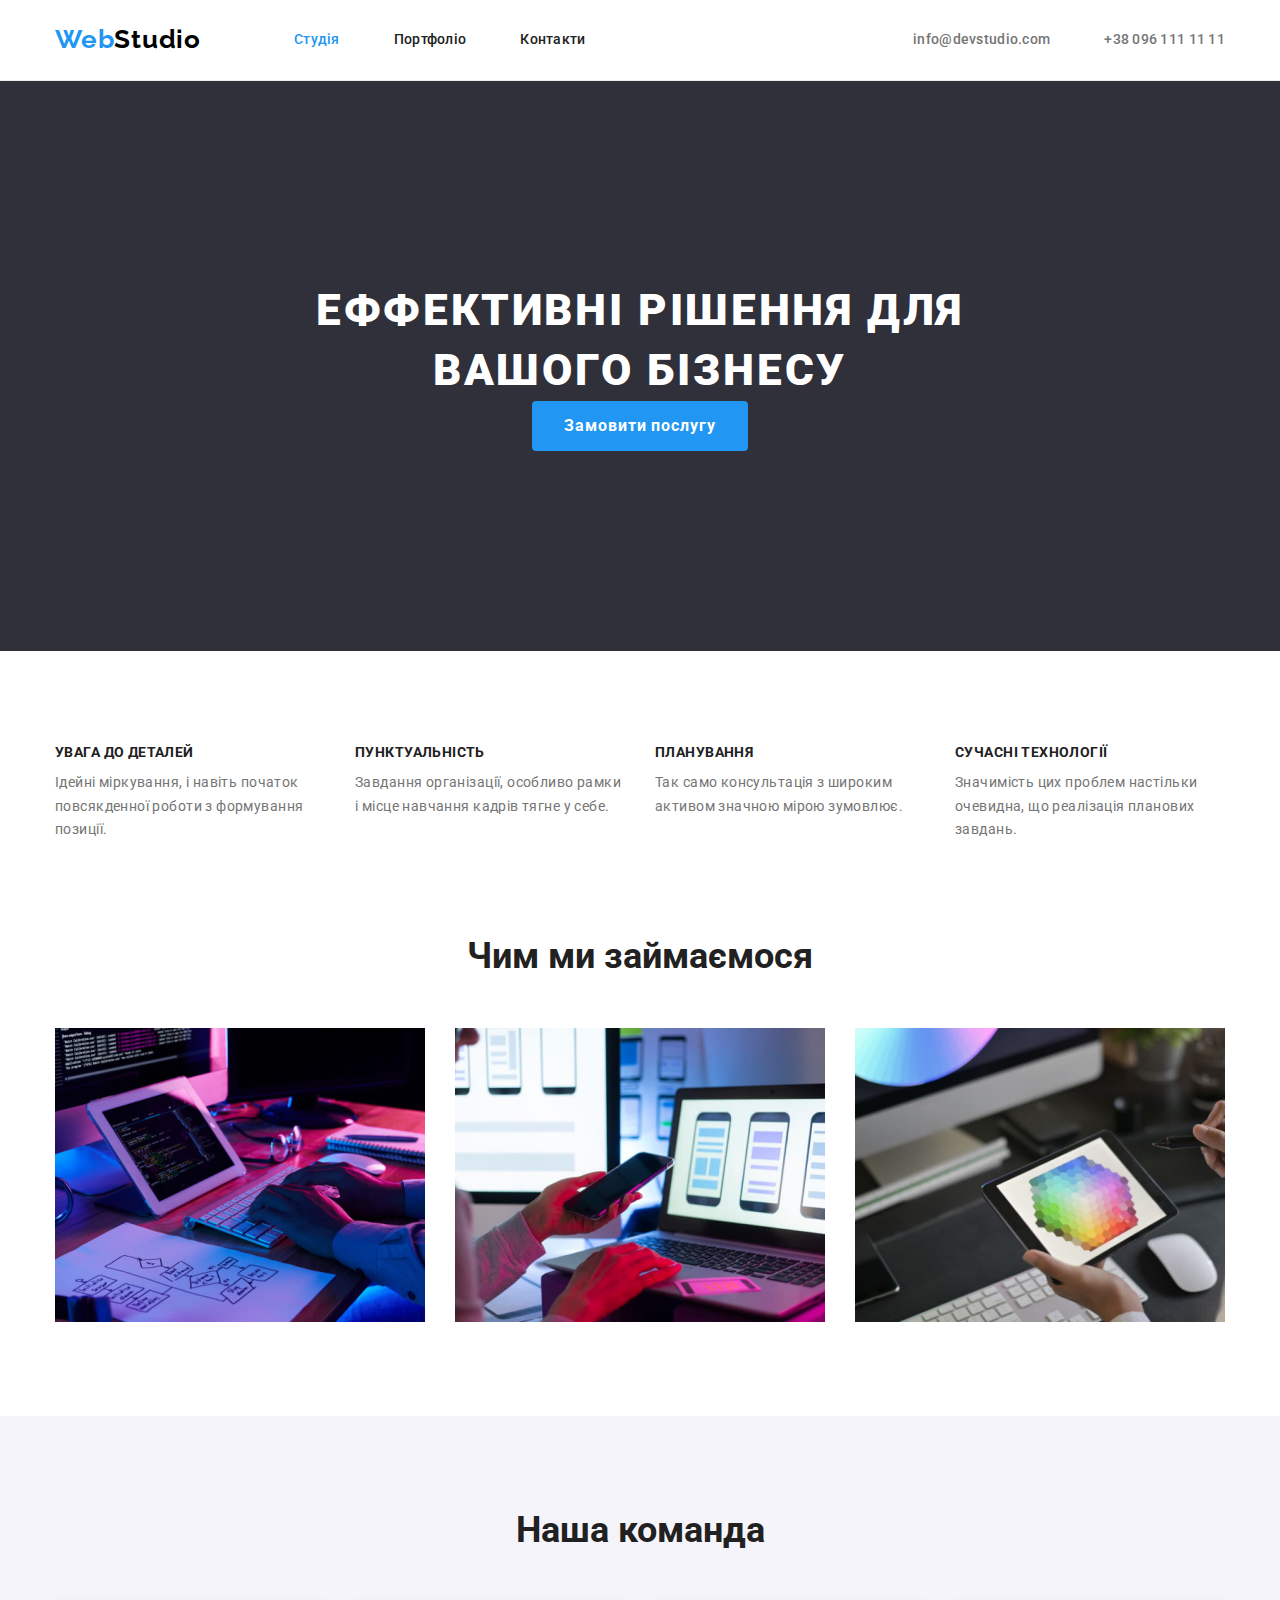
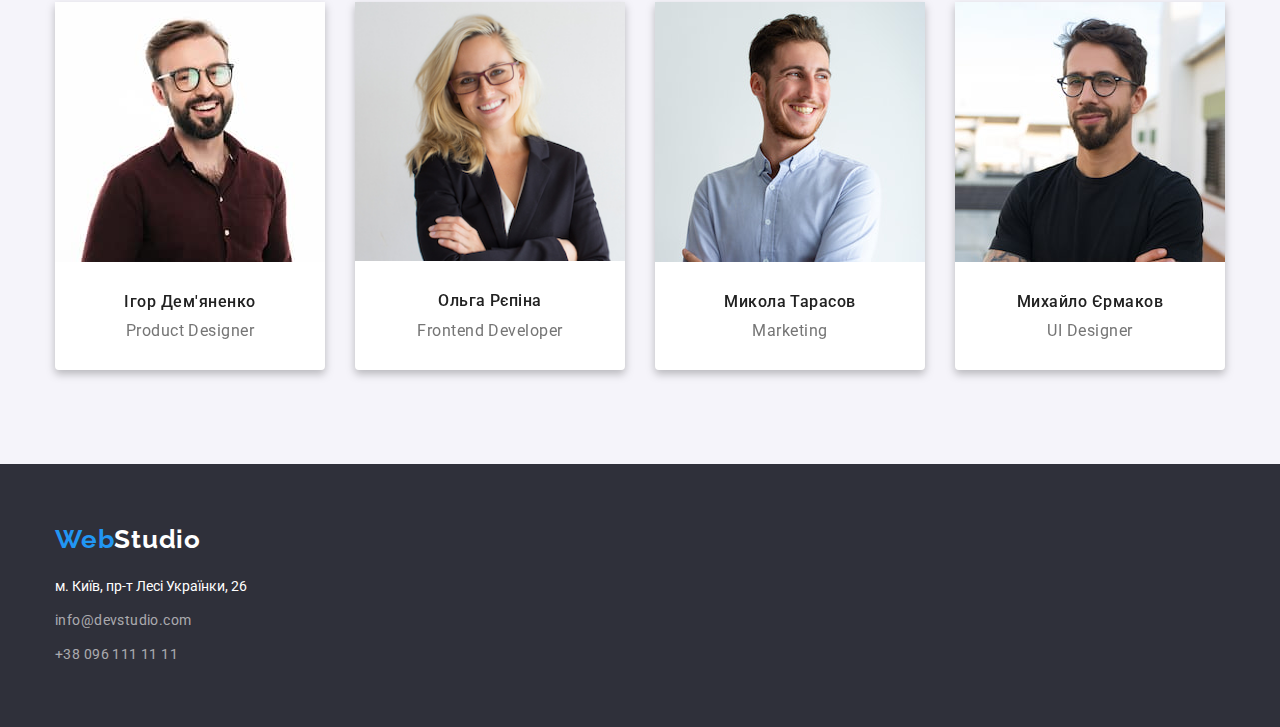
<file: index.html>
<!DOCTYPE html>
<html lang="uk">
  <head>
    <meta charset="UTF-8" />
    <meta http-equiv="X-UA-Compatible" content="IE=edge" />
    <meta name="viewport" content="width=device-width, initial-scale=1.0" />
    <title>Cтудiя</title>
    <link
      rel="stylesheet"
      href="https://cdnjs.cloudflare.com/ajax/libs/modern-normalize/1.0.0/modern-normalize.min.css"
    />
    <link rel="preconnect" href="https://fonts.googleapis.com" />
    <link rel="preconnect" href="https://fonts.gstatic.com" crossorigin />
    <link
      href="https://fonts.googleapis.com/css2?family=Raleway:wght@700&family=Roboto:wght@400;500;700&display=swap"
      rel="stylesheet"
    />

    <link rel="stylesheet" href="./css/styles.css" />
  </head>
  <body>
    <header class="header">
      <!--Navigation -->
      <div class="container header-container">
        <nav class="navigation-bar">
          <a href="./index.html" class="logo"
            >Web<span class="logo-studio-header">Studio</span></a
          >
          <ul  class="nav-bar list">
            <li class="item">
              <a class="nav-link active" href="./index.html">Студія</a>
            </li>
            <li class="item">
              <a class="nav-link" href="./portfolio.html">Портфоліо</a>
            </li>
            <li class="item"><a class="nav-link" href="#">Контакти</a></li>
          </ul>
           </nav>
          <!-- Contacts -->
          <ul class="contacts list">
            <li class="item">
              <a class="contacts-adress" href="mailto:info@devstudio.com">info@devstudio.com</a>
            </li>
            <li class="item number">
              <a class="contacts-adress" href="tel:380961111111">+38 096 111 11 11</a>
            </li>
          </ul>
      </div>
    </header>
    <main>
      <!-- hero -->
      <section class="section section-hero">
        <div class="container section-hero-text">
          <h1 class="section-hero-header">
            Еффективні рішення для вашого бізнесу
          </h1>
          <button
            class="button button-secondary"
            type="button"
            name="замовити послугу"
          >
            Замовити послугу
          </button>
        </div>
      </section>
      <!-- sevice description -->
      <section class="section servise-description">
        <div class="container">
          <h2>Наші переваги</h2>
          <ul class="list">
            <li class="item">
              <h3 class="item-header">Увага до деталей</h3>
              <p class="item-text">
                Ідейні міркування, i навіть початок
                повсякденної роботи з формування
                позиції.
              </p>
            </li>
            <li class="item">
              <h3 class="item-header">Пунктуальність</h3>
              <p class="item-text">
                Завдання організації, особливо рамки
                i місце навчання кадрів тягне у себе.
              </p>
            </li>
            <li class="item">
              <h3 class="item-header">Планування</h3>
              <p class="item-text">
                Так само консультація з широким
                активом значною мірою зумовлює.
              </p>
            </li>
            <li class="item">
              <h3 class="item-header">Сучасні технології</h3>
              <p class="item-text">
                Значимість цих проблем настільки
                очевидна, що реалізація планових
                завдань.
              </p>
            </li>
          </ul>
        </div>
      </section>
      <!-- About us -->
      <section class="section about-us">
        <div class="container">
        <h2 class="sections-headers">Чим ми займаємося</h2>
        <ul class="list">
          <div class="flexbox">
          <li class="item">
            <img
              src="./image/studio-page/hwimage1.jpg"
              alt="розробник в процессі роботи"
              width="370"
            />
          </li>
          <li class="item">
            <img
              src="./image/studio-page/hwimage2.jpg"
              alt="дизайнер в процессі роботи"
              width="370"
            />
          </li>
          <li class="item">
            <img
              src="./image/studio-page/hwimage3.jpg"
              alt="дизайнер в процессі роботи"
              width="370"
            />
          </li>
          </div>
        </ul>
        </div>
      </section>
      <!-- our team  -->
      <section class="section our-team">
        <div class="container">
        <h2 class="sections-headers">Наша команда</h2>
        <ul class="list flexbox">
          <li class="item">
            <img
              src="./image/studio-page/hwteam1.jpg"
              alt="фото Ігора Дем'яненко"
              width="270"
            />
            <div class="team-wrap">
            <h3>Ігор Дем'яненко</h3>
            <p>Product Designer</p>
            </div>
          </li>
          <li class="item">
            <img
              src="./image/studio-page/hwteam2.jpg"
              alt="фото Ольги Рєпіної"
              width="270"
            />
             <div class="team-wrap">
            <h3>Ольга Рєпіна</h3>
            <p>Frontend Developer</p>
          </div>
          </li>
          <li class="item">
            <img
              src="./image/studio-page/hwteam3.jpg"
              alt="фото Миколи Тарасова"
              width="270"
            />
             <div class="team-wrap">
            <h3>Микола Тарасов</h3>
            <p>Marketing</p>
          </div>
          </li>
          <li class="item">
            <img
              src="./image/studio-page/hwteam4.jpg"
              alt="фото Михайла Єрмакова"
              width="270"
            />
             <div class="team-wrap">
            <h3>Михайло Єрмаков</h3>
            <p>UI Designer</p>
          </div>
          </li>
 
        </ul>
      </section>
    </main>
    <footer class="footer">
      <div class="container">
      <a href="./index.html" class="logo">
        Web<span class="logo-studio">Studio</span></a
      >
      <address>
        <ul class="nav-bar-footer list">
          <li class="physical-address item">м. Київ, пр-т Лесі Українки, 26</li>
          <li class="item">
            <a class="nav-link-footer" href="mailto:info@devstudio.com"
              >info@devstudio.com
            </a>
          </li>
          <li class="item">
            <a class="nav-link-footer" href="tel:380961111111"
              >+38 096 111 11 11</a
            >
          </li>
        </ul>
      </address>
      </div>
    </footer>
  </body>
</html>
</file>
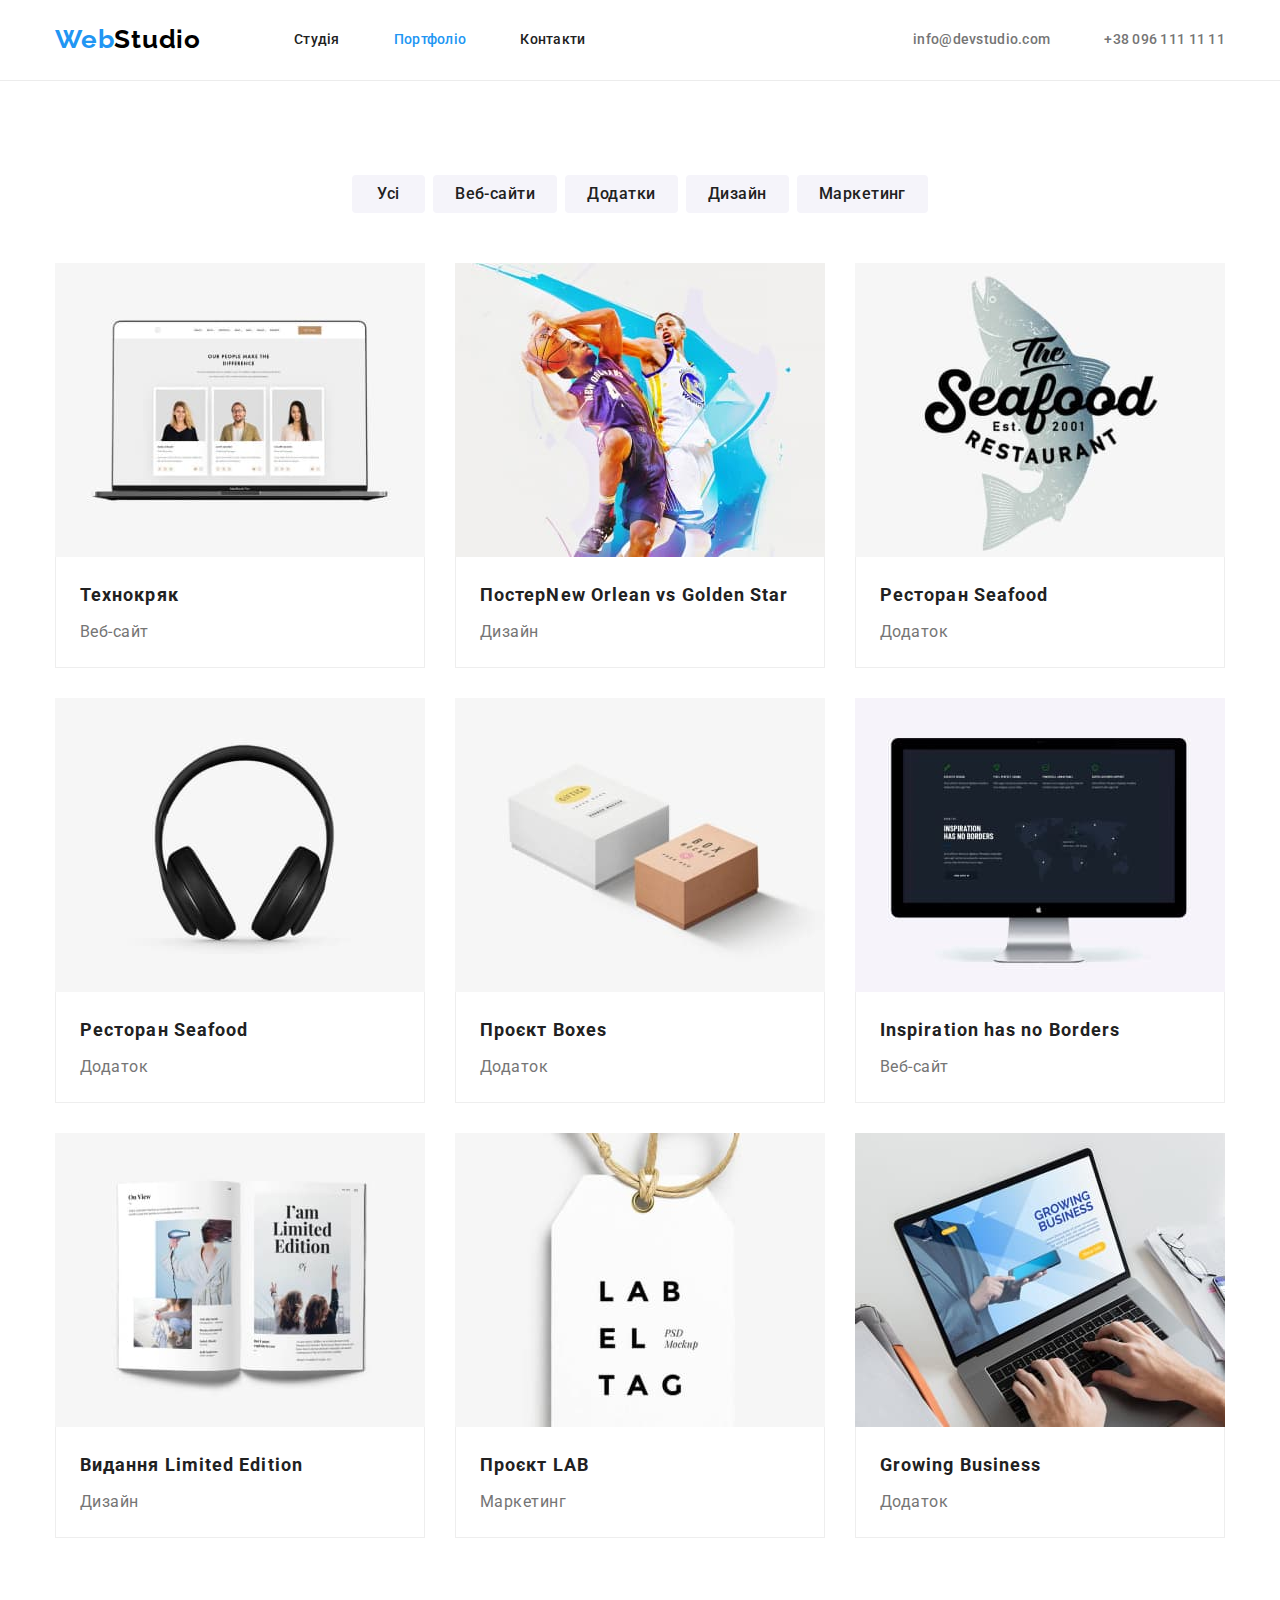
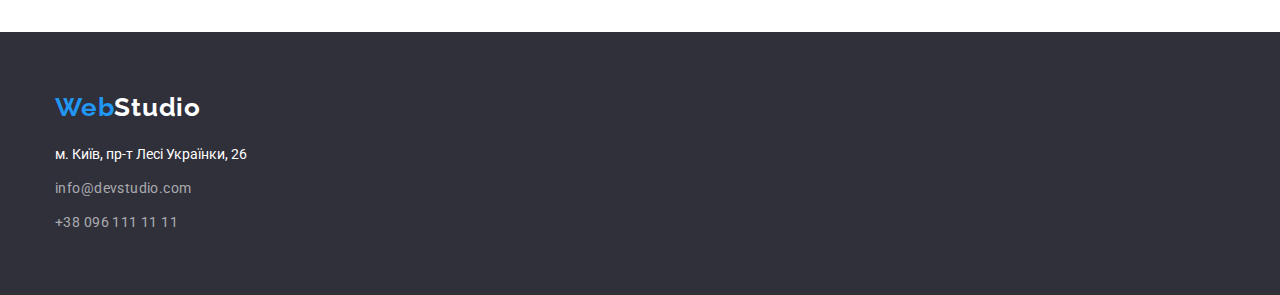
<file: portfolio.html>
<!DOCTYPE html>
<html lang="uk">
  <head>
    <meta charset="UTF-8" />
    <meta http-equiv="X-UA-Compatible" content="IE=edge" />
    <meta name="viewport" content="width=device-width, initial-scale=1.0" />
    <title>Cтудiя</title>
    <link
      rel="stylesheet"
      href="https://cdnjs.cloudflare.com/ajax/libs/modern-normalize/1.0.0/modern-normalize.min.css"
    />
    <link rel="preconnect" href="https://fonts.googleapis.com" />
    <link rel="preconnect" href="https://fonts.gstatic.com" crossorigin />
    <link
      href="https://fonts.googleapis.com/css2?family=Raleway:wght@700&family=Roboto:wght@400;500;700&display=swap"
      rel="stylesheet"
    />
    <link rel="stylesheet" href="./css/styles.css" />
  </head>
  <body>
    <header class="header">
      <!--Navigation -->
      <div class="container header-container">
        <nav class="navigation-bar">
          <a href="./index.html" class="logo"
            >Web<span class="logo-studio-header">Studio</span></a
          >
          <ul class="nav-bar list">
            <li class="item">
              <a class="nav-link" href="./index.html">Студія</a>
            </li>
            <li class="item">
              <a class="nav-link active" href="./portfolio.html">Портфоліо</a>
            </li>
            <li class="item"><a class="nav-link" href="#">Контакти</a></li>
          </ul>
        </nav>
        <!-- Contacts -->
        <ul class="contacts list">
          <li class="item">
            <a class="contacts-adress" href="mailto:info@devstudio.com"
              >info@devstudio.com</a
            >
          </li>
          <li class="item number">
            <a class="contacts-adress" href="tel:380961111111"
              >+38 096 111 11 11</a
            >
          </li>
        </ul>
      
    </header>
    <main>
      <section class="section projects-examples">
        
          <h1 class="portfolio-main-header">Нащі проекти</h1>
          <ul class="list flexbox">
            <li class="item">
              <button class="button button-primary" type="button">Усі</button>
            </li>
            <li class="item">
              <button class="button button-primary" type="button">
                Веб-сайти
              </button>
            </li>
            <li class="item">
              <button class="button button-primary" type="button">
                Додатки
              </button>
            </li>
            <li class="item">
              <button class="button button-primary" type="button">
                Дизайн
              </button>
            </li>
            <li class="item">
              <button class="button button-primary" type="button">
                Маркетинг
              </button>
            </li>
          </ul>
        </div>
        <div class="container">
          <ul class="list flex-box-examples">
            <li class="item">
              <img
                src="./image/portfolio-page/portfrolio-img-1.jpg"
                alt="Технохряк обкладинка"
                width="370"
                height="294"
              />
              <div class="item-text">
                <h2 class="item-header">Технокряк</h2>
                <p class="item-paragraph">Веб-сайт</p>
              </div>
            </li>
            <li class="item">
              <img
                src="./image/portfolio-page/portfrolio-img-2.jpg"
                alt="Постер New Orlean vs Golden Star"
                width="370"
                height="294"
              />
              <div class="item-text">
                <h2 class="item-header">
                  Постер<span class="long-text" lang="en"
                    >New Orlean vs Golden Star</span
                  >
                </h2>
                <p class="item-paragraph">Дизайн</p>
              </div>
            </li>
            <li class="item">
              <img
                src="./image/portfolio-page/portfrolio-img-3.jpg"
                alt="обкладинка ресторана Seafood"
                width="370"
                height="294"
              />
              <div class="item-text">
                <h2 class="item-header">Ресторан Seafood</h2>
                <p class="item-paragraph">Додаток</p>
              </div>
            </li>
            <li class="item">
              <img
                src="./image/portfolio-page/portfrolio-img-4.jpg"
                alt="обкладинка Проєкту Prime"
                width="370"
                height="294"
              />
              <div class="item-text">
                <h2 class="item-header">Ресторан Seafood</h2>
                <p class="item-paragraph">Додаток</p>
              </div>
            </li>
            <li class="item">
              <img
                src="./image/portfolio-page/portfrolio-img-5.jpg"
                alt="обкладинка Проєкту Boxes"
                width="370"
                height="294"
              />
              <div class="item-text">
                <h2 class="item-header">Проєкт Boxes</h2>
                <p class="item-paragraph">Додаток</p>
              </div>
            </li>
            <li class="item">
              <img
                src="./image/portfolio-page/portfrolio-img-6.jpg"
                alt="обкладинка веб сайту Inspiration has no Borders"
                width="370"
                height="294"
              />
              <div class="item-text">
                <h2 class="item-header" lang="en">Inspiration has no Borders</h2>
                <p class="item-paragraph">Веб-сайт</p>
              </div>
            </li>
            <li class="item">
              <img
                src="./image/portfolio-page/portfrolio-img-7.jpg"
                alt="Обкладинка видання Limited Edition"
                width="370"
                height="294"
              />
              <div class="item-text">
                <h2 class="item-header">Видання Limited Edition</h2>
                <p class="item-paragraph">Дизайн</p>
              </div>
            </li>
            <li class="item">
              <img
                src="./image/portfolio-page/portfrolio-img-8.jpg"
                alt="Облкадинка Проєкту LAB"
                width="370"
                height="294"
              />
              <div class="item-text">
                <h2 class="item-header">Проєкт LAB</h2>
                <p class="item-paragraph">Маркетинг</p>
              </div>
            </li>
            <li class="item">
              <img
                src="./image/portfolio-page/portfrolio-img-9.jpg"
                alt="фото Додатку Growing Business"
                width="370"
                height="294"
              />
              <div class="item-text">
                <h2 class="item-header">Growing Business</h2>
                <p class="item-paragraph">Додаток</p>
              </div>
            </li>
          </ul>
        </div>
      </section>
    </main>
    <footer class="footer">
      <div class="container">
        <a href="./index.html" class="logo">
          Web<span class="logo-studio">Studio</span></a
        >
        <address>
          <ul class="nav-bar-footer list">
            <li class="physical-address item">
              м. Київ, пр-т Лесі Українки, 26
            </li>
            <li class="item">
              <a class="nav-link-footer" href="mailto:info@devstudio.com"
                >info@devstudio.com
              </a>
            </li>
            <li class="item">
              <a class="nav-link-footer" href="tel:380961111111"
                >+38 096 111 11 11</a
              >
            </li>
          </ul>
        </address>
      </div>
    </footer>
  </body>
</html>
</file>
<file: css/styles.css>
:root{
    /* fonst */
    --main-font: 'Roboto', sans-serif;
    --secondary-font: 'Raleway', sans-serif;

    /* colors */
    --accent-txt-cl: #2196F3;
    --main-txt-cl: #212121;
    --secondary-txt-color: #757575;
    --secondary-txt-color-footer: rgba(255, 255, 255, 0.6);
    --color-button: #F5F4FA;

     /* bg colors */
    --accent-bg-cl: #188CE8;
    --main-bg-cl: #2F303A;
    --secondary-bg-color: #757575;
    --third-bg-color: #F5F4FA;

    /* border colors */
    --border-color: #ECECEC;
}

/* primary rules */
body{
    color: var(--main-txt-cl);
    font-family: var(--main-font);
}

h1,
h2,
h3,
h4,
h5,
h6,
p {
padding: 0px;
margin: 0px;
}

img{
    display: block;
}

.section{
    padding: 94px 0;
}

.list{
    list-style-type: none;
    padding: 0px;
    margin: 0px;
}

.sections-headers{
    font-size: 36px;
    line-height: 1.16;
    text-align: center;
}

.container{
    width: 1200px;
    padding-left: 15px;
    padding-right: 15px;
    margin-left: auto;
    margin-right: auto;
}

/* header */
    .header{
    border-bottom: 1px solid #ECECEC;
}

    .navigation-bar{
    display: flex;

    align-items: center;
}
    .header-container{
    display: flex;
    align-items: center;
    }

/* logo */
.logo{
    margin-right: 93px;

    font-family: var(--secondary-font);
    text-decoration:none ;
    color: var(--accent-txt-cl);
    font-weight: 700;
    font-size: 26px;
    line-height: 1.20;
    letter-spacing: 0.03em;
}

.logo-studio-header{
color: #000;
}


.footer .logo-studio {
    color: #fff;
}

/* navigation bar */

.nav-bar.list{
    padding-left: 0px;
    flex-grow: 1;
}
.nav-bar .item:not(:last-child) {
    margin-right: 50px;
}

.contacts.list{
    padding-right: 0px;
    padding-left: 0px;
    margin-left: auto;
}

.number{
    margin-left: 50px;
}
.nav-bar .item, .contacts .item{
    display: inline-block;
}

.nav-bar .nav-link{
display: block;
    text-decoration: none;
    color: var(--main-txt-cl);
    font-weight: 500;
    font-size: 14px;
    line-height: 1.14;
    letter-spacing: 0.02em;
    padding: 32px 0;
}

.active {
    color: var(--accent-txt-cl);
}

.nav-bar .nav-link:hover, .nav-bar .nav-link:focus{
    color: var(--accent-txt-cl);
}

.nav-bar-footer a{
    color: var(--secondary-txt-color-footer);
    font-style: normal;
    font-size: 14px;
    line-height: 1.71;
    letter-spacing: 0.03em
}

.nav-bar .active {
    color: var(--accent-txt-cl);
}


/* contacts */

.contacts .contacts-adress{
    text-decoration: none;
    color: var(--secondary-txt-color);
    font-weight: 500;
    font-size: 14px;
    line-height: 1.14;
    letter-spacing: 0.02em;
    display: block;
    padding: 32px 0;
}

.contacts .contacts-adressa:hover,
.contacts .contacts-adress:focus {
    color: var(--accent-txt-cl);
}

/* buttons */
.button{
    font-family: inherit;
    cursor: pointer;
}

.button-primary{
    border: 0px;
    color: var(--main-txt-cl);
    background-color: var(--color-button);
    border-radius: 4px;

    font-weight: 500;
    font-size: 16px;
    line-height: 1.62;
    letter-spacing: 0.03em;
    min-width: 73px;
    min-height: 38px;
    padding: 6px 22px;
}

.button-primary:hover,
.button-primary:focus {
    background-color: var(--accent-txt-cl);
    color: #fff;
    box-shadow: 0px 3px 1px rgba(0, 0, 0, 0.1), 
    0px 1px 2px rgba(0, 0, 0, 0.08), 
    0px 2px 2px rgba(0, 0, 0, 0.12);
}

.button-secondary {
    background-color: var(--accent-txt-cl);
    color: #fff;
    font-weight: 700;
    font-size: 16px;
    line-height: 1.87;
    letter-spacing: 0.06em;
}

.button-secondary:hover,
.button-secondary:focus {
    background: var(--accent-bg-cl);
    box-shadow: 0px 4px 4px rgba(0, 0, 0, 0.15);
    border-radius: 4px;
}

/* section hero */
.section-hero{
    background-color:var(--main-bg-cl);
    text-align: center;

    padding: 200px 0;

}

.section-hero-header{
    margin-bottom: 30px;
    max-width: 696px;
    margin: 0   auto;

    color:#fff;
    text-align: center;
    font-weight: 900;
    font-size: 44px;
    line-height: 1.36;
    letter-spacing: 0.06em;
    text-transform: uppercase;
}


.section-hero .button{
    width: 216px;
    height: 50px;
    border-radius: 4px; 
    border: none;
    padding: 10px 0;
}

/* servise descriprion section */
.servise-description .list{
    display: flex;
    align-items: flex-start;
    gap: 30px;
}

.servise-description .item {
    flex-basis: calc((100% - 90px) / 4);
}

.servise-description h2{
            position: absolute;
            width: 1px;
            height: 1px;
            margin: -1px;
            border: 0;
            padding: 0;
    
            white-space: nowrap;
            clip-path: inset(100%);
            clip: rect(0 0 0 0);
            overflow: hidden;
 
}

.servise-description .item-header {
    font-size: 14px;
    line-height: 1.14;
    text-transform: uppercase;
    letter-spacing: 0.03em;
    margin-bottom: 10px;
}

.servise-description .item-text {
    color: var(--secondary-txt-color);
    font-size: 14px;
    line-height: 1.71;
    letter-spacing: 0.03em;
}

/* about us */

.about-us.section{
    padding-top: 0;
}

.about-us .flexbox{
    display: flex;
    gap: 30px;
}

.about-us .sections-headers{
    margin-bottom: 50px;
}

.about-us img{
    display: block;
}
/* our team */

.our-team{
    background-color: var(--third-bg-color);
}
.our-team .flexbox{
    display: flex;
    gap: 30px;
}

.our-team .item{
    background-color:#fff;
    filter: drop-shadow(0px 4px 4px rgba(0, 0, 0, 0.25));
    border-bottom-left-radius: 4px;
    border-bottom-right-radius:4px;
}
.team-wrap{
    padding: 30px 0;
}

.our-team .sections-headers{
    margin-bottom: 50px;
}

.our-team h3{
    margin-bottom: 10px;

    text-align: center;
    font-size: 16px;
    line-height: 1.19;
    font-weight: 500;
    letter-spacing: 0.03em;
}

.our-team p{
    text-align: center;
    color: var(--secondary-txt-color);
    font-size: 16px;
    line-height: 1.19;
    letter-spacing: 0.03em;
}

/* footer */

.footer{
    padding: 60px 0;
    background-color: var(--main-bg-cl);
}

.footer .logo{
    display: block;
    margin-bottom: 20px;
}


.nav-bar-footer .item:not(:last-child){
    margin-bottom: 10px;
}
.physical-address{
    color: #fff;
    font-size: 14px;
    line-height: 1.71;
    font-style: normal;
}

.nav-link-footer{
    text-decoration: none;
    color: var(--secondary-txt-color-footer);
}
.nav-link-footer:hover,
.nav-link-footer:focus {
    color: var(--accent-txt-cl);
}   


/* protfolio page */



/* main section */

.portfolio-main-header{
    position: absolute;
    width: 1px;
    height: 1px;
    margin: -1px;
    border: 0;
    padding: 0;
    
    white-space: nowrap;
    clip-path: inset(100%);
    clip: rect(0 0 0 0);
    overflow: hidden;
}
/* buttons */
.projects-examples .flexbox .item:not(:last-child) {
    margin-right: 8px;
}

.projects-examples .flexbox{
    display: flex;
    justify-content: center;
    margin-bottom: 50px;
}

/* examples */

.projects-examples .item-header{
    margin-bottom: 4px;

    font-size: 18px;
    line-height: 2;
    letter-spacing: 0.06em;
}

.projects-examples .item-paragraph{

    color: var(--secondary-txt-color);
    font-size: 16px;
    line-height: 1.88;
    letter-spacing: 0.03em;

}

.flex-box-examples{
    display:flex ;
    flex-wrap: wrap;
    gap: 30px;  
}

.flex-box-examples .item{
    flex-basis: calc((100% - 60px) / 3);
}

.flex-box-examples .item-text{
    padding: 20px 24px;
    border: solid 1px #EEEEEE;
    border-top: none;
}

.long-text{
    max-width: 322px;
}
</file>
